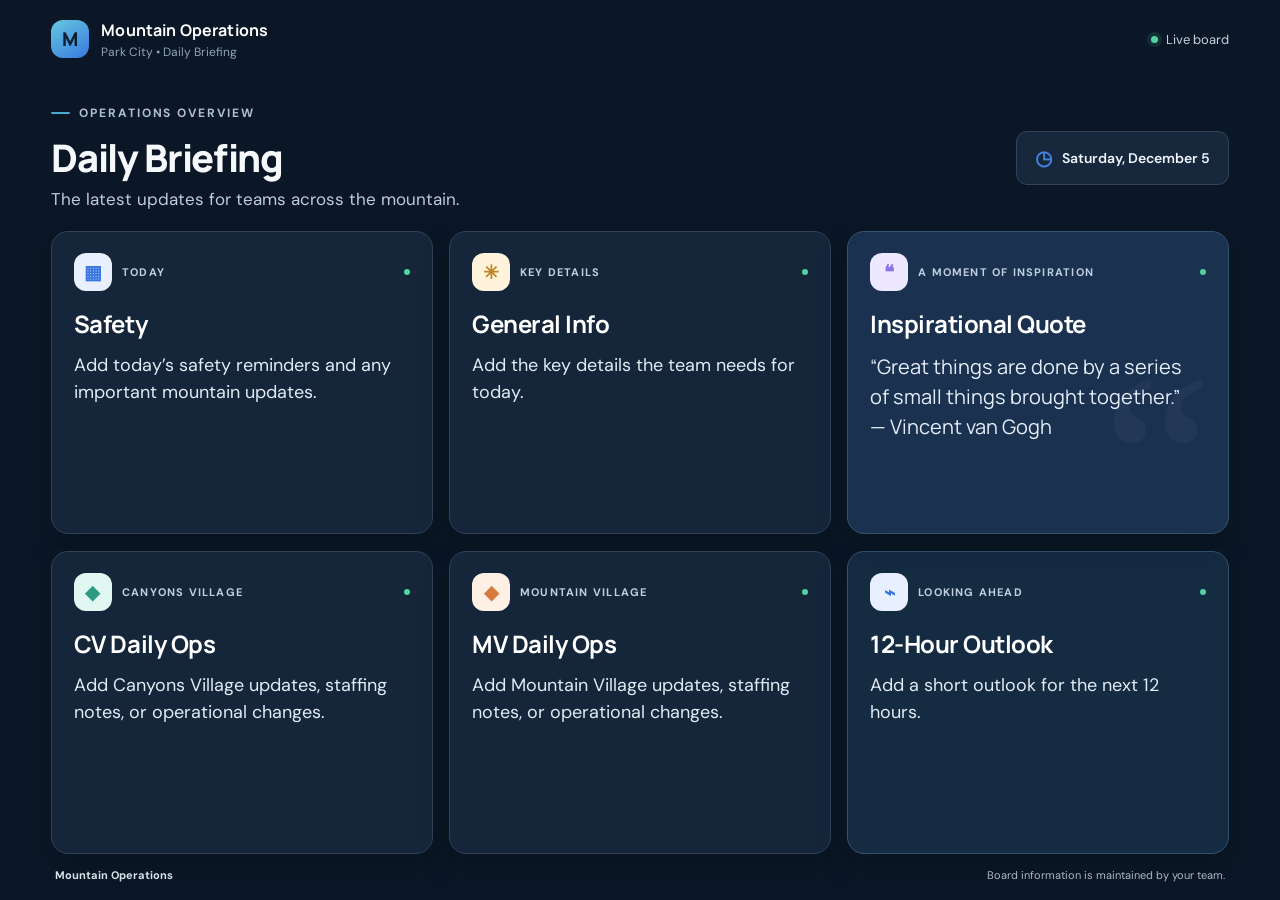
<file: index.html>
<!doctype html>
<html lang="en">
<head>
  <meta charset="utf-8">
  <meta name="viewport" content="width=device-width, initial-scale=1">
  <meta name="theme-color" content="#0b1726">
  <title>Mountain Operations Dashboard</title>
  <link rel="stylesheet" href="styles.css">
</head>
<body data-page="dashboard">
  <div class="app-shell">
    <header class="topbar">
      <a class="brand" href="index.html" aria-label="Mountain Operations dashboard">
        <span class="brand-mark">M</span>
        <span><strong>Mountain Operations</strong><small>Park City • Daily Briefing</small></span>
      </a>
      <div class="topbar-right">
        <div class="live-indicator"><span></span> Live board</div>
        <a class="admin-link" href="admin.html">Admin <span aria-hidden="true">↗</span></a>
      </div>
    </header>

    <main>
      <section class="page-heading">
        <div>
          <div class="eyebrow"><span class="eyebrow-line"></span> OPERATIONS OVERVIEW</div>
          <h1>Daily Briefing</h1>
          <p class="subheading">The latest updates for teams across the mountain.</p>
        </div>
        <div class="date-card"><span class="date-icon">◷</span><span id="today-label">Today</span></div>
      </section>

      <section class="dashboard-grid" aria-label="Operations updates">
        <article class="panel panel-schedule" data-card="safety">
          <div class="panel-heading"><span class="panel-icon icon-blue">▦</span><span class="panel-kicker">TODAY</span><span class="panel-dot"></span></div>
          <h2>Safety</h2><div class="panel-content" data-content="safety"></div>
        </article>
        <article class="panel panel-general" data-card="general">
          <div class="panel-heading"><span class="panel-icon icon-amber">✳</span><span class="panel-kicker">KEY DETAILS</span><span class="panel-dot"></span></div>
          <h2>General Info</h2><div class="panel-content" data-content="general"></div>
        </article>
        <article class="panel panel-quote" data-card="quote">
          <div class="panel-heading"><span class="panel-icon icon-violet">❝</span><span class="panel-kicker">A MOMENT OF INSPIRATION</span><span class="panel-dot"></span></div>
          <h2>Inspirational Quote</h2><div class="panel-content" data-content="quote"></div>
        </article>
        <article class="panel panel-ops" data-card="cv">
          <div class="panel-heading"><span class="panel-icon icon-teal">◆</span><span class="panel-kicker">CANYONS VILLAGE</span><span class="panel-dot"></span></div>
          <h2>CV Daily Ops</h2><div class="panel-content" data-content="cv"></div>
        </article>
        <article class="panel panel-ops" data-card="mv">
          <div class="panel-heading"><span class="panel-icon icon-orange">◆</span><span class="panel-kicker">MOUNTAIN VILLAGE</span><span class="panel-dot"></span></div>
          <h2>MV Daily Ops</h2><div class="panel-content" data-content="mv"></div>
        </article>
        <article class="panel panel-outlook" data-card="outlook">
          <div class="panel-heading"><span class="panel-icon icon-blue">⌁</span><span class="panel-kicker">LOOKING AHEAD</span><span class="panel-dot"></span></div>
          <h2>12-Hour Outlook</h2><div class="panel-content" data-content="outlook"></div>
        </article>
      </section>
      <footer class="footer"><span>Mountain Operations</span><span id="updated-label">Board information is maintained by your team.</span></footer>
    </main>
  </div>
  <script src="app.js"></script>
</body>
</html>
</file>
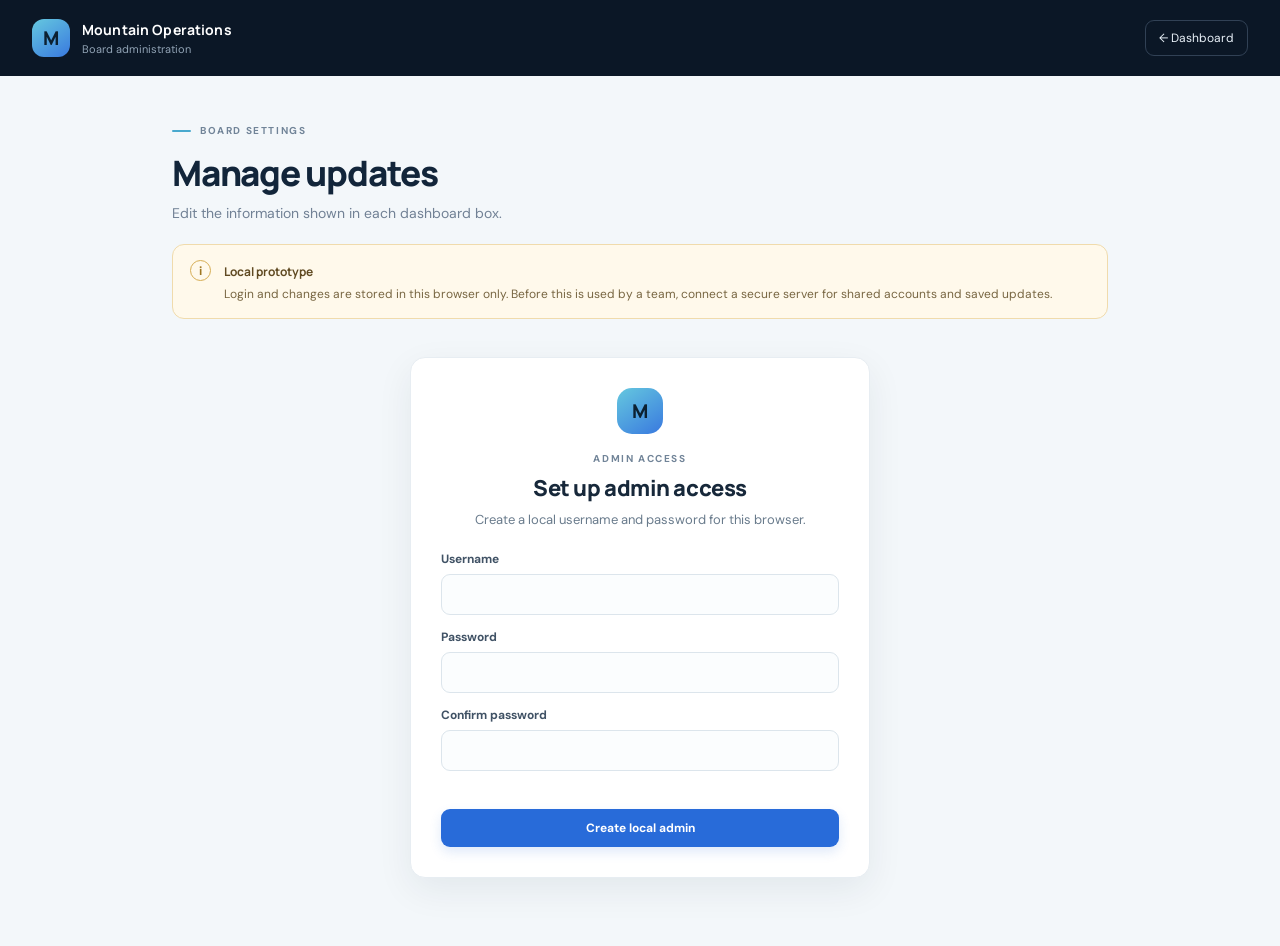
<file: admin.html>
<!doctype html>
<html lang="en">
<head>
  <meta charset="utf-8">
  <meta name="viewport" content="width=device-width, initial-scale=1">
  <meta name="theme-color" content="#0b1726">
  <title>Admin • Mountain Operations</title>
  <link rel="stylesheet" href="styles.css">
</head>
<body data-page="admin">
  <div class="app-shell">
    <header class="topbar">
      <a class="brand" href="index.html" aria-label="Mountain Operations dashboard">
        <span class="brand-mark">M</span>
        <span><strong>Mountain Operations</strong><small>Board administration</small></span>
      </a>
      <div class="topbar-right"><a class="admin-link" href="index.html">← Dashboard</a></div>
    </header>
    <main class="admin-main">
      <section class="page-heading admin-heading">
        <div><div class="eyebrow"><span class="eyebrow-line"></span> BOARD SETTINGS</div><h1>Manage updates</h1><p class="subheading">Edit the information shown in each dashboard box.</p></div>
      </section>
      <div class="prototype-notice"><span class="notice-icon">i</span><div><strong>Local prototype</strong><p>Login and changes are stored in this browser only. Before this is used by a team, connect a secure server for shared accounts and saved updates.</p></div></div>

      <section id="auth-panel" class="auth-panel panel">
        <div class="auth-mark">M</div>
        <div class="eyebrow">ADMIN ACCESS</div>
        <h2 id="auth-title">Set up admin access</h2>
        <p id="auth-copy">Create a local username and password for this browser.</p>
        <form id="auth-form" class="auth-form">
          <label>Username<input id="auth-username" name="username" autocomplete="username" required></label>
          <label>Password<input id="auth-password" name="password" type="password" autocomplete="new-password" minlength="8" required></label>
          <label id="confirm-label">Confirm password<input id="auth-confirm" type="password" autocomplete="new-password" minlength="8"></label>
          <p class="form-error" id="auth-error" aria-live="polite"></p>
          <button class="button button-primary" id="auth-submit" type="submit">Create local admin</button>
        </form>
      </section>

      <section id="editor-panel" class="editor-panel" hidden>
        <div class="editor-topline"><div><h2>Dashboard content</h2><p>Keep each note short so it stays easy to scan.</p></div><button class="button button-quiet" id="sign-out" type="button">Sign out</button></div>
        <form id="editor-form">
          <div id="editor-fields" class="editor-grid"></div>
          <div class="save-row"><p id="save-status" aria-live="polite">Changes are saved to this browser.</p><div><button class="button button-quiet" id="reset-demo" type="button">Reset sample content</button><button class="button button-primary" type="submit">Save updates</button></div></div>
        </form>
      </section>
    </main>
  </div>
  <script src="app.js"></script>
</body>
</html>
</file>
<file: styles.css>
@import url('https://fonts.googleapis.com/css2?family=DM+Sans:wght@400;500;600;700&family=Manrope:wght@400;500;600;700;800&display=swap');
:root{--navy:#0b1726;--ink:#17283a;--muted:#697b8c;--line:#e3eaf0;--paper:#f3f7fa;--white:#fff;--blue:#316fe0;--shadow:0 12px 36px rgba(16,39,62,.07)}
*{box-sizing:border-box}body{margin:0;background:var(--paper);color:var(--ink);font-family:'DM Sans',sans-serif;-webkit-font-smoothing:antialiased}.app-shell{min-height:100vh}.topbar{height:76px;background:var(--navy);color:#fff;display:flex;align-items:center;justify-content:space-between;padding:0 max(calc((100vw - 1240px)/2),32px)}.brand{display:flex;align-items:center;gap:12px;color:white;text-decoration:none}.brand-mark,.auth-mark{display:grid;place-items:center;width:38px;height:38px;border-radius:12px;background:linear-gradient(145deg,#65c8df,#3979df);font:800 19px Manrope,sans-serif;color:#0c2031}.brand strong{display:block;font:700 14px Manrope,sans-serif;letter-spacing:.01em}.brand small{display:block;color:#91a3b5;font-size:11px;margin-top:3px}.topbar-right{display:flex;align-items:center;gap:24px}.live-indicator{display:flex;align-items:center;gap:8px;font-size:12px;color:#c6d2dc}.live-indicator span,.panel-dot{width:7px;height:7px;border-radius:50%;background:#51d3a0;box-shadow:0 0 0 4px rgba(81,211,160,.12)}.admin-link{display:inline-flex;align-items:center;gap:9px;color:#eaf2f9;text-decoration:none;font-size:12px;border:1px solid #314155;border-radius:9px;padding:9px 13px}.admin-link:hover{background:#142438}main{max-width:1240px;margin:0 auto;padding:48px 32px 30px}.page-heading{display:flex;align-items:flex-end;justify-content:space-between;margin:0 0 28px}.eyebrow{display:flex;align-items:center;gap:9px;color:#718498;font-size:10px;font-weight:700;letter-spacing:.16em}.eyebrow-line{height:2px;width:19px;background:#49a9ce;border-radius:2px}h1,h2,p{margin-top:0}h1{font:800 35px Manrope,sans-serif;letter-spacing:-.035em;margin:12px 0 7px;color:#12253a}.subheading{color:#718195;font-size:14px;margin:0}.date-card{display:flex;align-items:center;gap:10px;color:#516376;background:#fff;border:1px solid var(--line);border-radius:11px;padding:11px 15px;font-size:12px;font-weight:600}.date-icon{font-size:20px;color:#4382dd}.dashboard-grid{display:grid;grid-template-columns:repeat(12,minmax(0,1fr));gap:17px}.panel{background:var(--white);border:1px solid #e7edf2;border-radius:15px;padding:21px 22px;box-shadow:var(--shadow);min-width:0}.panel-schedule{grid-column:span 4;min-height:244px}.panel-general{grid-column:span 4;min-height:244px}.panel-quote{grid-column:span 4;min-height:244px;background:#13243a;color:white;border-color:#13243a;position:relative;overflow:hidden}.panel-quote:after{content:'“';position:absolute;right:15px;bottom:-72px;font:250px Georgia,serif;color:rgba(255,255,255,.035)}.panel-ops{grid-column:span 6;min-height:220px}.panel-outlook{grid-column:span 12;min-height:148px;background:#e9f2f8;border-color:#dce8f0;box-shadow:none}.panel-heading{display:flex;align-items:center;gap:10px;margin-bottom:18px}.panel-icon{display:grid;place-items:center;width:30px;height:30px;border-radius:9px;font-size:15px;font-weight:700}.icon-blue{background:#e8f0ff;color:#3977df}.icon-amber{background:#fff3db;color:#bd8523}.icon-violet{background:#ede8ff;color:#8d75df}.icon-teal{background:#e1f7f1;color:#2b9c82}.icon-orange{background:#fff0e6;color:#d67b3e}.panel-kicker{font-size:9px;color:#8a9aaa;font-weight:700;letter-spacing:.13em}.panel-dot{margin-left:auto;width:6px;height:6px;box-shadow:none}.panel h2{font:700 17px Manrope,sans-serif;letter-spacing:-.02em;margin-bottom:13px}.panel-quote h2{color:#fff}.panel-content{font-size:13px;line-height:1.6;color:#627488;white-space:pre-wrap}.panel-quote .panel-content{color:#c1d0e0;font-family:Manrope,sans-serif;font-size:15px;line-height:1.65;max-width:95%;position:relative;z-index:1}.panel-outlook .panel-content{color:#405a70}.empty-content{color:#a5b2be;font-style:italic}.footer{display:flex;justify-content:space-between;padding:25px 4px 10px;color:#91a0ad;font-size:11px}.footer span:first-child{font-weight:700;color:#738598}.admin-main{max-width:1000px}.admin-heading{margin-bottom:22px}.prototype-notice{display:flex;gap:13px;padding:15px 17px;margin-bottom:22px;border:1px solid #f0dbac;background:#fff9eb;border-radius:12px;color:#604a22}.notice-icon{width:21px;height:21px;border:1px solid #d6ad54;color:#9e7621;border-radius:50%;font-weight:700;font-size:12px;display:grid;place-items:center;flex:0 0 auto}.prototype-notice strong{font:700 12px Manrope,sans-serif}.prototype-notice p{margin:4px 0 0;font-size:12px;line-height:1.5;color:#786642}.auth-panel{max-width:460px;margin:38px auto;padding:30px}.auth-mark{margin:0 auto 18px;width:46px;height:46px;border-radius:15px}.auth-panel>.eyebrow{text-align:center;justify-content:center}.auth-panel h2{text-align:center;font:800 22px Manrope,sans-serif;margin:8px 0}.auth-panel>p{text-align:center;color:var(--muted);font-size:13px;margin-bottom:23px}.auth-form label,.editor-field label{display:block;font-size:12px;font-weight:700;color:#405265;margin-bottom:14px}.auth-form input,.editor-field input,.editor-field textarea{display:block;width:100%;margin-top:7px;border:1px solid #dce5ec;border-radius:9px;background:#fbfdfe;padding:11px 12px;color:#1b2d3f;font:400 13px 'DM Sans',sans-serif;outline:none}.auth-form input:focus,.editor-field input:focus,.editor-field textarea:focus{border-color:#7ca9ed;box-shadow:0 0 0 3px #eaf1ff}.button{border:0;border-radius:9px;padding:11px 15px;font:700 12px 'DM Sans',sans-serif;cursor:pointer}.button-primary{background:#286bd9;color:white;box-shadow:0 5px 12px #286bd926}.button-primary:hover{background:#1e5fc8}.auth-form .button{width:100%;margin-top:8px}.button-quiet{background:#edf2f6;color:#53677a}.button-quiet:hover{background:#e1e9ef}.form-error{min-height:16px;color:#b13a3a;font-size:12px;margin:0}.editor-panel{padding-bottom:30px}.editor-topline{display:flex;justify-content:space-between;align-items:center;margin:8px 0 18px}.editor-topline h2{font:800 20px Manrope,sans-serif;margin:0 0 4px}.editor-topline p{font-size:12px;color:var(--muted);margin:0}.editor-grid{display:grid;grid-template-columns:1fr 1fr;gap:14px}.editor-field{background:white;border:1px solid var(--line);box-shadow:var(--shadow);border-radius:13px;padding:18px}.editor-field h3{font:700 14px Manrope,sans-serif;margin:0 0 14px}.editor-field input{font-weight:600}.editor-field textarea{min-height:118px;resize:vertical;line-height:1.5}.editor-field small{display:block;color:#8b9aaa;font-size:10px;margin-top:6px}.save-row{display:flex;align-items:center;justify-content:space-between;gap:16px;padding-top:20px}.save-row p{font-size:11px;color:#6f8495;margin:0}.save-row>div{display:flex;gap:9px}.save-row .button{white-space:nowrap}[hidden]{display:none!important}
@media(max-width:850px){.panel-schedule,.panel-general,.panel-quote{grid-column:span 6}.panel-quote{grid-column:span 12;min-height:190px}.topbar{padding:0 22px}main{padding:35px 22px 24px}}@media(max-width:620px){.topbar{height:68px;padding:0 16px}.brand strong{font-size:12px}.brand small{font-size:10px}.topbar-right{gap:10px}.live-indicator{display:none}.admin-link{font-size:11px;padding:8px 10px}main{padding:30px 16px 20px}.page-heading{align-items:flex-start;gap:15px}.page-heading h1{font-size:29px}.subheading{font-size:12px;line-height:1.5}.date-card{padding:9px 10px;font-size:10px;white-space:nowrap}.dashboard-grid{gap:12px}.panel-schedule,.panel-general,.panel-quote,.panel-ops,.panel-outlook{grid-column:span 12;min-height:auto;padding:18px}.panel-content{min-height:32px}.panel-heading{margin-bottom:13px}.footer{gap:16px;font-size:10px}.editor-grid{grid-template-columns:1fr}.admin-main .page-heading{margin-bottom:18px}.auth-panel{padding:24px 20px;margin:25px auto}.save-row{align-items:flex-start;flex-direction:column}.save-row>div{width:100%;flex-wrap:wrap}.save-row .button{flex:1}.prototype-notice{padding:12px}.prototype-notice p{font-size:11px}}

/* Locker-room television display: landscape, high contrast, readable at a distance. */
@media (min-width: 1000px) and (min-height: 650px) {
  body[data-page="dashboard"] { background: #0b1726; color: #f3f7fb; }
  body[data-page="dashboard"] .topbar { height: 78px; padding-inline: clamp(32px, 4vw, 84px); }
  body[data-page="dashboard"] .brand strong { font-size: clamp(16px, 1.1vw, 21px); }
  body[data-page="dashboard"] .brand small { font-size: clamp(12px, .8vw, 15px); }
  body[data-page="dashboard"] .live-indicator { font-size: clamp(13px, .85vw, 16px); }
  body[data-page="dashboard"] .admin-link { display: none; }
  body[data-page="dashboard"] main:not(.admin-main) {
    max-width: 1920px;
    min-height: calc(100vh - 78px);
    display: flex;
    flex-direction: column;
    padding: clamp(24px, 3vh, 42px) clamp(32px, 4vw, 84px) 18px;
  }
  body[data-page="dashboard"] .page-heading { align-items: center; margin-bottom: clamp(18px, 2.3vh, 30px); }
  body[data-page="dashboard"] .eyebrow { color: #aec0d3; font-size: clamp(12px, .8vw, 15px); }
  body[data-page="dashboard"] h1 { color: #f6f9fc; font-size: clamp(38px, 2.4vw, 54px); margin: 10px 0 5px; }
  body[data-page="dashboard"] .subheading { color: #bfccda; font-size: clamp(17px, 1.1vw, 22px); }
  body[data-page="dashboard"] .date-card { color: #eff5fb; background: #17283d; border-color: #30445c; font-size: clamp(14px, .95vw, 18px); padding: 13px 18px; }
  body[data-page="dashboard"] .dashboard-grid {
    flex: 1;
    min-height: 0;
    grid-template-columns: repeat(3, minmax(0, 1fr));
    grid-template-rows: repeat(2, minmax(0, 1fr));
    gap: clamp(14px, 1.3vw, 25px);
  }
  body[data-page="dashboard"] .panel,
  body[data-page="dashboard"] .panel-schedule,
  body[data-page="dashboard"] .panel-general,
  body[data-page="dashboard"] .panel-quote,
  body[data-page="dashboard"] .panel-ops,
  body[data-page="dashboard"] .panel-outlook {
    grid-column: span 1;
    min-height: 0;
    padding: clamp(20px, 1.7vw, 32px);
    background: #15263b;
    color: #f4f8fc;
    border: 1px solid #304258;
    border-radius: 17px;
    box-shadow: 0 12px 30px rgba(0,0,0,.18);
  }
  body[data-page="dashboard"] .panel-quote { background: #1a3150; border-color: #36516e; }
  body[data-page="dashboard"] .panel-outlook { background: #142b42; border-color: #36516e; }
  body[data-page="dashboard"] .panel-heading { margin-bottom: clamp(16px, 1.7vh, 24px); }
  body[data-page="dashboard"] .panel-icon { width: clamp(38px, 2.5vw, 48px); height: clamp(38px, 2.5vw, 48px); border-radius: 12px; font-size: clamp(19px, 1.3vw, 24px); }
  body[data-page="dashboard"] .panel-kicker { color: #c0cfdf; font-size: clamp(11px, .75vw, 14px); letter-spacing: .11em; }
  body[data-page="dashboard"] .panel h2 { color: #fff; font-size: clamp(24px, 1.7vw, 34px); margin-bottom: clamp(12px, 1.2vh, 18px); }
  body[data-page="dashboard"] .panel-content,
  body[data-page="dashboard"] .panel-outlook .panel-content { color: #e2ebf4; font-size: clamp(18px, 1.25vw, 25px); line-height: 1.5; }
  body[data-page="dashboard"] .panel-quote .panel-content { color: #e5eef8; font-size: clamp(20px, 1.4vw, 28px); line-height: 1.5; }
  body[data-page="dashboard"] .empty-content { color: #b8c9db; }
  body[data-page="dashboard"] .footer { margin-top: 0; padding: 14px 4px 0; color: #aab9c8; font-size: clamp(11px, .72vw, 14px); }
  body[data-page="dashboard"] .footer span:first-child { color: #d8e2eb; }
}
</file>
